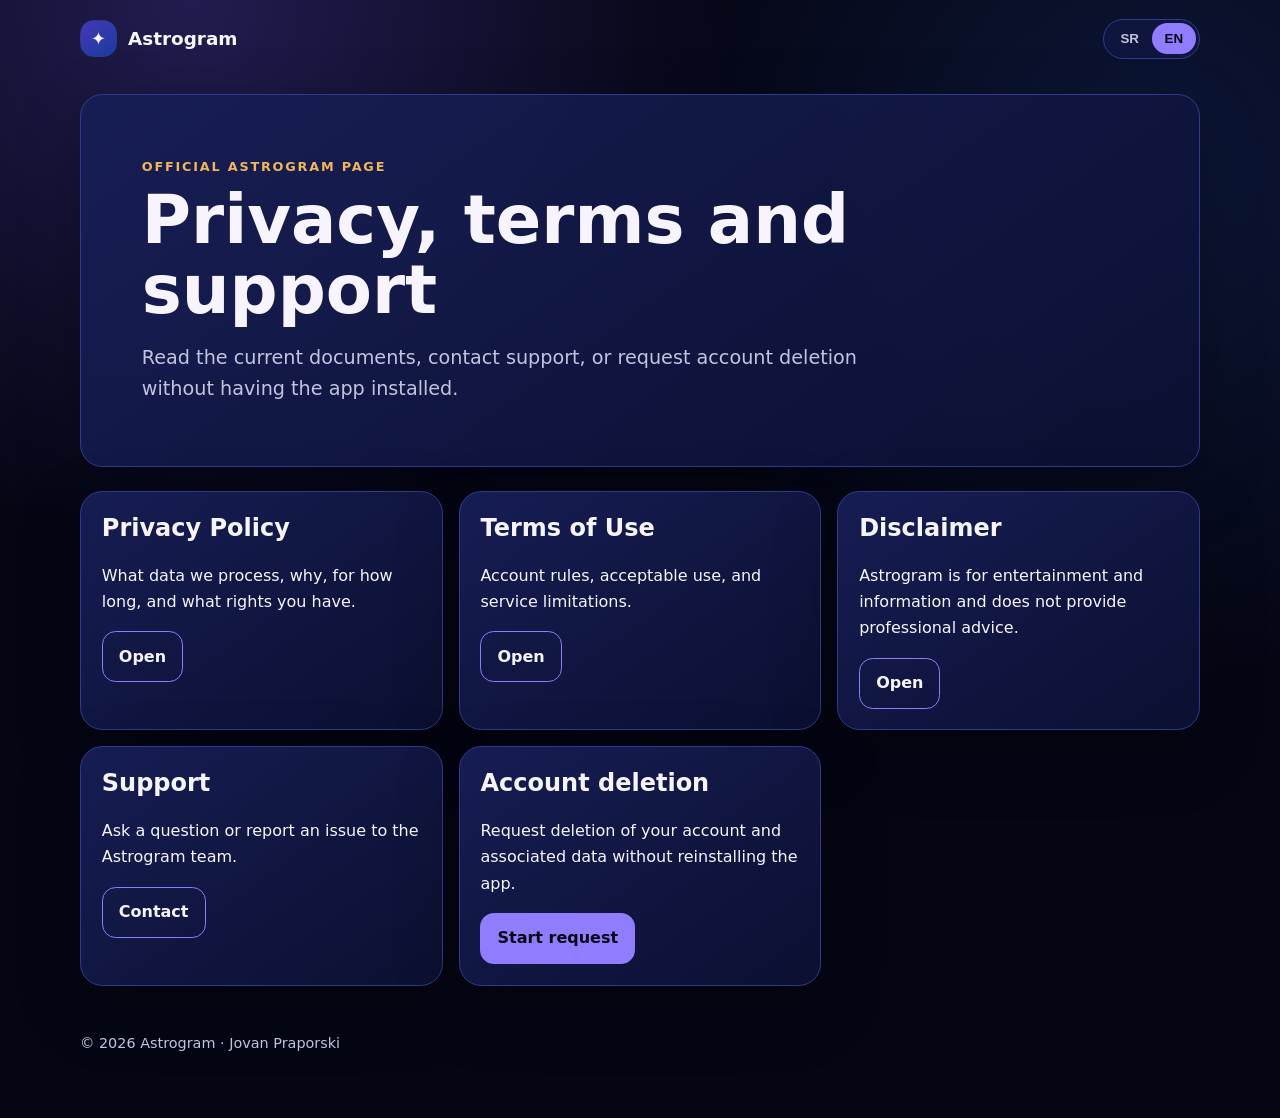
<file: index.html>
<!doctype html>
<html lang="sr" data-language="sr">
  <head>
    <meta charset="utf-8">
    <meta name="viewport" content="width=device-width, initial-scale=1">
    <meta name="description" content="Astrogram support, privacy, terms and account deletion">
    <title>Astrogram — Pravna dokumentacija i podrška</title>
    <link rel="stylesheet" href="assets/styles.css">
    <script src="assets/site-config.js" defer></script>
    <script src="assets/app.js" defer></script>
  </head>
  <body>
    <a class="skip-link" href="#content">Pređi na sadržaj</a>
    <header class="site-header">
      <a class="brand" href="index.html"><span class="brand-mark" aria-hidden="true">✦</span> Astrogram</a>
      <div class="language-switch" aria-label="Language">
        <button type="button" data-language="sr" aria-pressed="true">SR</button>
        <button type="button" data-language="en" aria-pressed="false">EN</button>
      </div>
    </header>
    <main id="content">
      <section class="hero">
        <div lang="sr">
          <p class="eyebrow">Zvanična Astrogram stranica</p>
          <h1>Privatnost, uslovi i podrška</h1>
          <p class="lead">Ovde možeš pročitati važeće dokumente, kontaktirati podršku ili zatražiti brisanje naloga bez instalirane aplikacije.</p>
        </div>
        <div lang="en">
          <p class="eyebrow">Official Astrogram page</p>
          <h1>Privacy, terms and support</h1>
          <p class="lead">Read the current documents, contact support, or request account deletion without having the app installed.</p>
        </div>
      </section>
      <section class="grid" aria-label="Documents">
        <article class="card">
          <div lang="sr"><h2>Politika privatnosti</h2><p>Koje podatke obrađujemo, zašto, koliko dugo i koja prava imaš.</p><a class="button secondary" href="privacy.html">Otvori</a></div>
          <div lang="en"><h2>Privacy Policy</h2><p>What data we process, why, for how long, and what rights you have.</p><a class="button secondary" href="privacy.html">Open</a></div>
        </article>
        <article class="card">
          <div lang="sr"><h2>Uslovi korišćenja</h2><p>Pravila naloga, dozvoljena upotreba i granice usluge.</p><a class="button secondary" href="terms.html">Otvori</a></div>
          <div lang="en"><h2>Terms of Use</h2><p>Account rules, acceptable use, and service limitations.</p><a class="button secondary" href="terms.html">Open</a></div>
        </article>
        <article class="card">
          <div lang="sr"><h2>Odricanje</h2><p>Astrogram je zabavnog i informativnog karaktera i ne daje profesionalne savete.</p><a class="button secondary" href="disclaimer.html">Otvori</a></div>
          <div lang="en"><h2>Disclaimer</h2><p>Astrogram is for entertainment and information and does not provide professional advice.</p><a class="button secondary" href="disclaimer.html">Open</a></div>
        </article>
        <article class="card">
          <div lang="sr"><h2>Podrška</h2><p>Pošalji pitanje ili prijavi problem Astrogram timu.</p><a class="button secondary" href="support.html">Kontakt</a></div>
          <div lang="en"><h2>Support</h2><p>Ask a question or report an issue to the Astrogram team.</p><a class="button secondary" href="support.html">Contact</a></div>
        </article>
        <article class="card">
          <div lang="sr"><h2>Brisanje naloga</h2><p>Zatraži brisanje naloga i povezanih podataka bez ponovne instalacije aplikacije.</p><a class="button" href="delete-account.html">Počni zahtev</a></div>
          <div lang="en"><h2>Account deletion</h2><p>Request deletion of your account and associated data without reinstalling the app.</p><a class="button" href="delete-account.html">Start request</a></div>
        </article>
      </section>
    </main>
    <footer class="site-footer"><p>© 2026 Astrogram · <span data-controller></span></p></footer>
  </body>
</html>
</file>
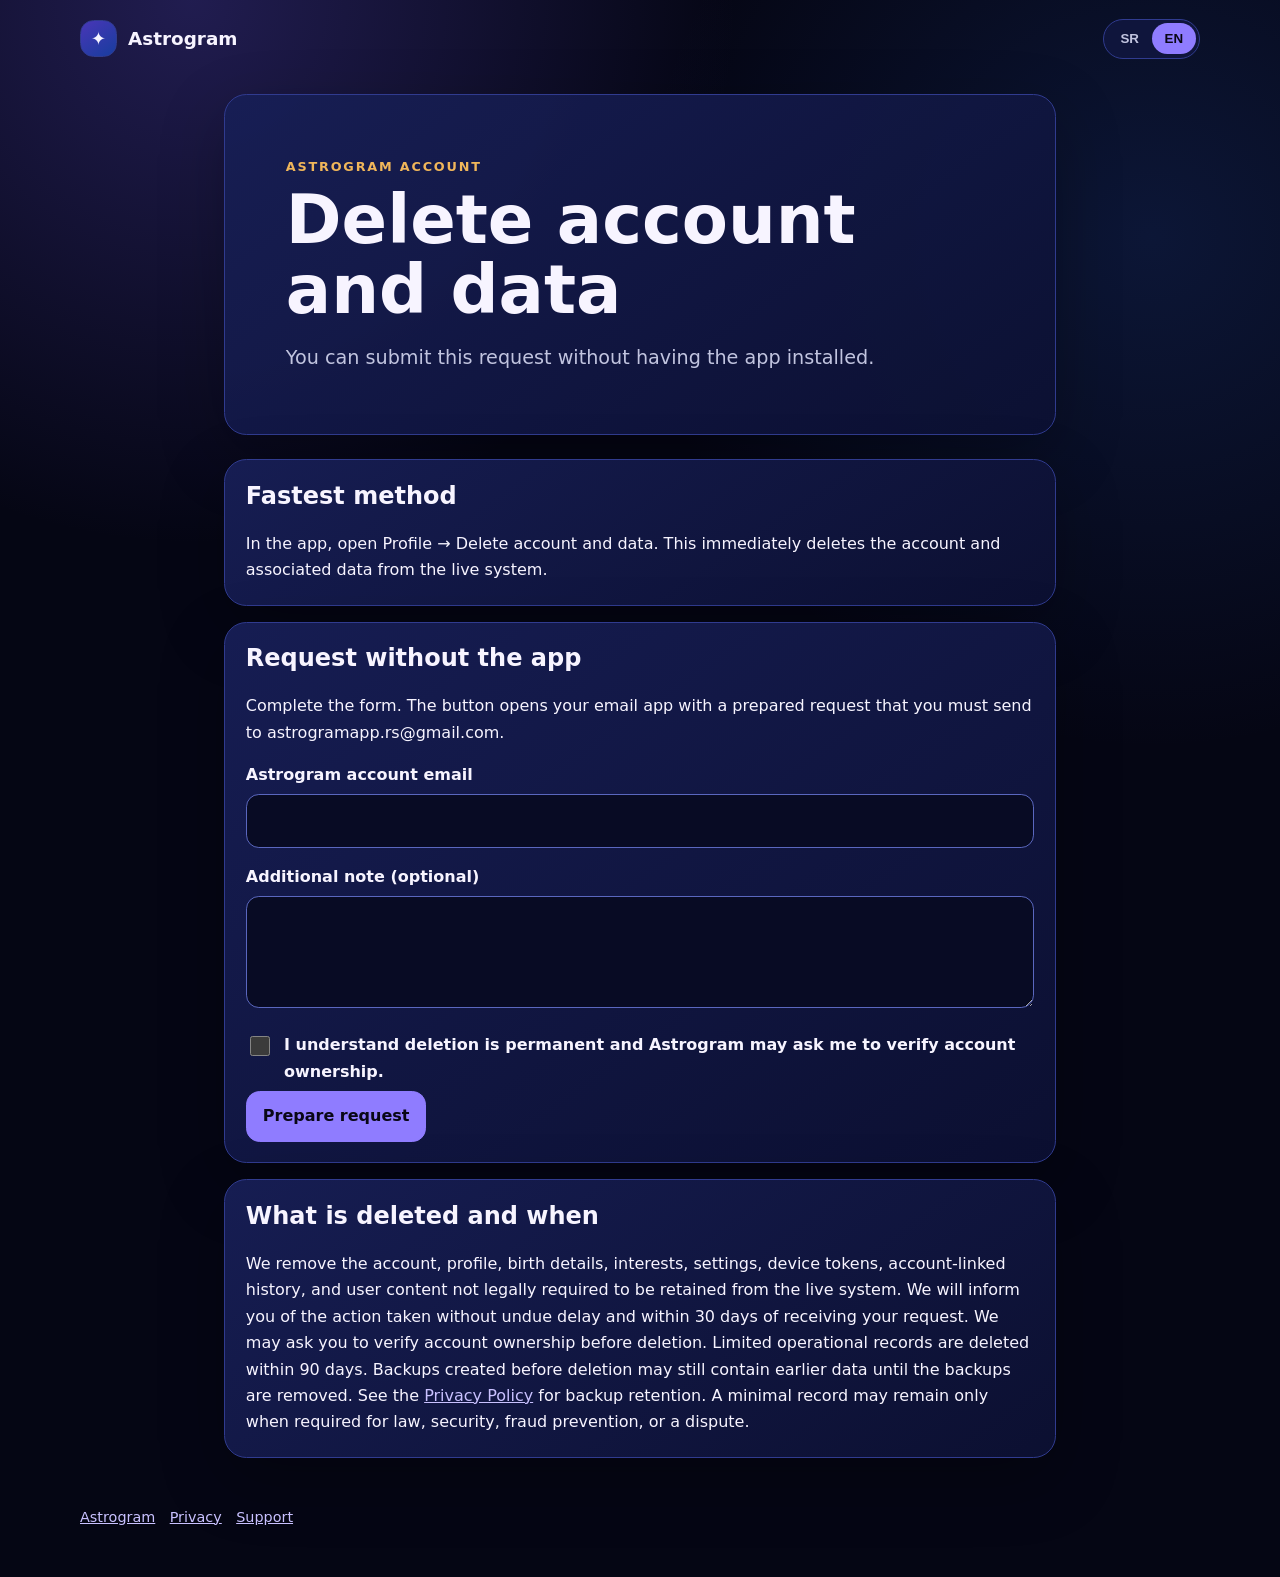
<file: delete-account.html>
<!doctype html>
<html lang="sr" data-language="sr">
  <head><meta charset="utf-8"><meta name="viewport" content="width=device-width, initial-scale=1"><meta name="description" content="Request deletion of an Astrogram account and associated data"><title>Astrogram — Brisanje naloga / Account deletion</title><link rel="stylesheet" href="assets/styles.css"><script src="assets/site-config.js" defer></script><script src="assets/app.js" defer></script></head>
  <body>
    <a class="skip-link" href="#content">Pređi na sadržaj</a>
    <header class="site-header"><a class="brand" href="index.html"><span class="brand-mark" aria-hidden="true">✦</span> Astrogram</a><div class="language-switch" aria-label="Language"><button type="button" data-language="sr" aria-pressed="true">SR</button><button type="button" data-language="en" aria-pressed="false">EN</button></div></header>
    <main id="content" class="document">
      <section class="hero"><div lang="sr"><p class="eyebrow">Astrogram nalog</p><h1>Brisanje naloga i podataka</h1><p class="lead">Ovaj zahtev možeš poslati bez instalirane aplikacije.</p></div><div lang="en"><p class="eyebrow">Astrogram account</p><h1>Delete account and data</h1><p class="lead">You can submit this request without having the app installed.</p></div></section>
      <section class="card">
        <div lang="sr"><h2>Najbrži način</h2><p>U aplikaciji otvori Profil → Obriši nalog i podatke. Time se nalog i povezani podaci odmah brišu iz aktivnog sistema.</p></div>
        <div lang="en"><h2>Fastest method</h2><p>In the app, open Profile → Delete account and data. This immediately deletes the account and associated data from the live system.</p></div>
      </section>
      <section class="card">
        <div lang="sr"><h2>Zahtev bez aplikacije</h2><p>Popuni obrazac. Klik na dugme otvara tvoju email aplikaciju sa pripremljenim zahtevom koji moraš poslati na <span data-support-email></span>.</p></div>
        <div lang="en"><h2>Request without the app</h2><p>Complete the form. The button opens your email app with a prepared request that you must send to <span data-support-email></span>.</p></div>
        <form id="deletion-request">
          <label for="account-email"><span lang="sr">Email Astrogram naloga</span><span lang="en">Astrogram account email</span></label>
          <input id="account-email" name="accountEmail" type="email" autocomplete="email" required>
          <label for="notes"><span lang="sr">Dodatna napomena (opciono)</span><span lang="en">Additional note (optional)</span></label>
          <textarea id="notes" name="notes" maxlength="1000"></textarea>
          <label class="checkbox"><input name="confirm" type="checkbox" required><span lang="sr">Razumem da je brisanje trajno i da Astrogram može tražiti potvrdu vlasništva nad nalogom.</span><span lang="en">I understand deletion is permanent and Astrogram may ask me to verify account ownership.</span></label>
          <button class="button" type="submit"><span lang="sr">Pripremi zahtev</span><span lang="en">Prepare request</span></button>
          <p id="form-status" class="notice" role="status" hidden></p>
        </form>
      </section>
      <section class="card">
        <div lang="sr"><h2>Šta se briše i rok</h2><p>Iz aktivnog sistema brišemo nalog, profil, podatke o rođenju, interesovanja, podešavanja, tokene uređaja, istoriju povezanu sa nalogom i korisnički sadržaj koji nije zakonski potrebno čuvati. O postupanju te obaveštavamo bez odlaganja, najkasnije 30 dana od prijema zahteva. Ako je potrebno, zatražićemo potvrdu vlasništva pre brisanja. Ograničeni operativni zapisi brišu se u roku do 90 dana. Rezervne kopije nastale pre brisanja mogu sadržati ranije stanje podataka dok se ne uklone. Rokovi čuvanja kopija opisani su u <a href="privacy.html#rok-kopija">Politici privatnosti</a>. Minimalni zapis može ostati samo kada zakon, bezbednost, sprečavanje prevare ili spor to zahtevaju.</p></div>
        <div lang="en"><h2>What is deleted and when</h2><p>We remove the account, profile, birth details, interests, settings, device tokens, account-linked history, and user content not legally required to be retained from the live system. We will inform you of the action taken without undue delay and within 30 days of receiving your request. We may ask you to verify account ownership before deletion. Limited operational records are deleted within 90 days. Backups created before deletion may still contain earlier data until the backups are removed. See the <a href="privacy.html#backup-retention">Privacy Policy</a> for backup retention. A minimal record may remain only when required for law, security, fraud prevention, or a dispute.</p></div>
      </section>
      <noscript><section class="card"><p>JavaScript je potreban za pripremu obrasca. Pošalji zahtev direktno na email naveden na stranici za podršku. / JavaScript is required to prepare the form. Send the request directly to the email shown on the support page.</p></section></noscript>
    </main>
    <footer class="site-footer"><nav><a href="index.html">Astrogram</a><a href="privacy.html">Privacy</a><a href="support.html">Support</a></nav></footer>
  </body>
</html>
</file>
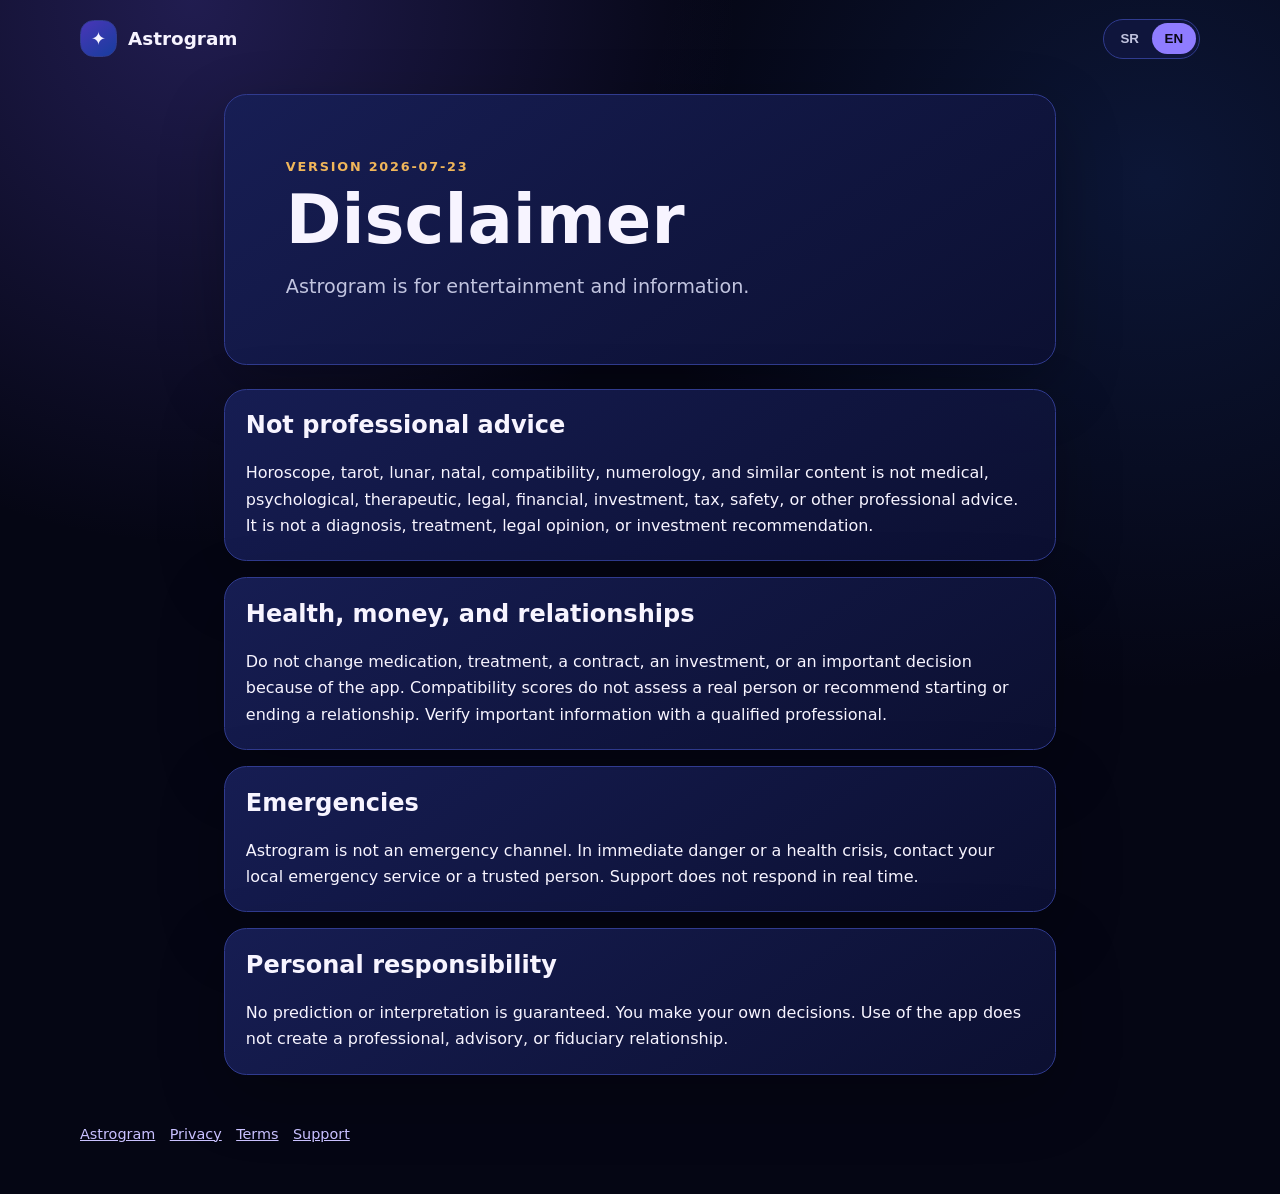
<file: disclaimer.html>
<!doctype html>
<html lang="sr" data-language="sr">
  <head><meta charset="utf-8"><meta name="viewport" content="width=device-width, initial-scale=1"><meta name="description" content="Astrogram entertainment disclaimer"><title>Astrogram — Odricanje / Disclaimer</title><link rel="stylesheet" href="assets/styles.css"><script src="assets/site-config.js" defer></script><script src="assets/app.js" defer></script></head>
  <body>
    <a class="skip-link" href="#content">Pređi na sadržaj</a>
    <header class="site-header"><a class="brand" href="index.html"><span class="brand-mark" aria-hidden="true">✦</span> Astrogram</a><div class="language-switch" aria-label="Language"><button type="button" data-language="sr" aria-pressed="true">SR</button><button type="button" data-language="en" aria-pressed="false">EN</button></div></header>
    <main id="content" class="document">
      <section class="hero"><div lang="sr"><p class="eyebrow">Verzija 2026-07-23</p><h1>Odricanje od odgovornosti</h1><p class="lead">Astrogram je zabavnog i informativnog karaktera.</p></div><div lang="en"><p class="eyebrow">Version 2026-07-23</p><h1>Disclaimer</h1><p class="lead">Astrogram is for entertainment and information.</p></div></section>
      <div lang="sr">
        <section class="card"><h2>Nije profesionalni savet</h2><p>Horoskop, tarot, lunarni, natalni, kompatibilni, numerološki i slični sadržaji nisu medicinski, psihološki, terapeutski, pravni, finansijski, investicioni, poreski, bezbednosni niti drugi profesionalni savet. Ne predstavljaju dijagnozu, terapiju, pravno mišljenje ili preporuku za ulaganje.</p></section>
        <section class="card"><h2>Zdravlje, novac i odnosi</h2><p>Ne menjaj lek, terapiju, ugovor, ulaganje ili važnu odluku zbog aplikacije. Procenti kompatibilnosti nisu procena stvarne osobe niti preporuka za početak ili prekid odnosa. Važne informacije proveri kod kvalifikovanog stručnjaka.</p></section>
        <section class="card"><h2>Hitne situacije</h2><p>Astrogram nije kanal za hitnu pomoć. U neposrednoj opasnosti ili zdravstvenoj krizi obrati se lokalnoj hitnoj službi ili osobi od poverenja. Podrška ne odgovara u realnom vremenu.</p></section>
        <section class="card"><h2>Lična odgovornost</h2><p>Nema garancije da će se prognoza ili tumačenje ostvariti. Ti donosiš sopstvene odluke. Korišćenje aplikacije ne stvara profesionalni, savetodavni ili poverenički odnos.</p></section>
      </div>
      <div lang="en">
        <section class="card"><h2>Not professional advice</h2><p>Horoscope, tarot, lunar, natal, compatibility, numerology, and similar content is not medical, psychological, therapeutic, legal, financial, investment, tax, safety, or other professional advice. It is not a diagnosis, treatment, legal opinion, or investment recommendation.</p></section>
        <section class="card"><h2>Health, money, and relationships</h2><p>Do not change medication, treatment, a contract, an investment, or an important decision because of the app. Compatibility scores do not assess a real person or recommend starting or ending a relationship. Verify important information with a qualified professional.</p></section>
        <section class="card"><h2>Emergencies</h2><p>Astrogram is not an emergency channel. In immediate danger or a health crisis, contact your local emergency service or a trusted person. Support does not respond in real time.</p></section>
        <section class="card"><h2>Personal responsibility</h2><p>No prediction or interpretation is guaranteed. You make your own decisions. Use of the app does not create a professional, advisory, or fiduciary relationship.</p></section>
      </div>
    </main>
    <footer class="site-footer"><nav><a href="index.html">Astrogram</a><a href="privacy.html">Privacy</a><a href="terms.html">Terms</a><a href="support.html">Support</a></nav></footer>
  </body>
</html>
</file>
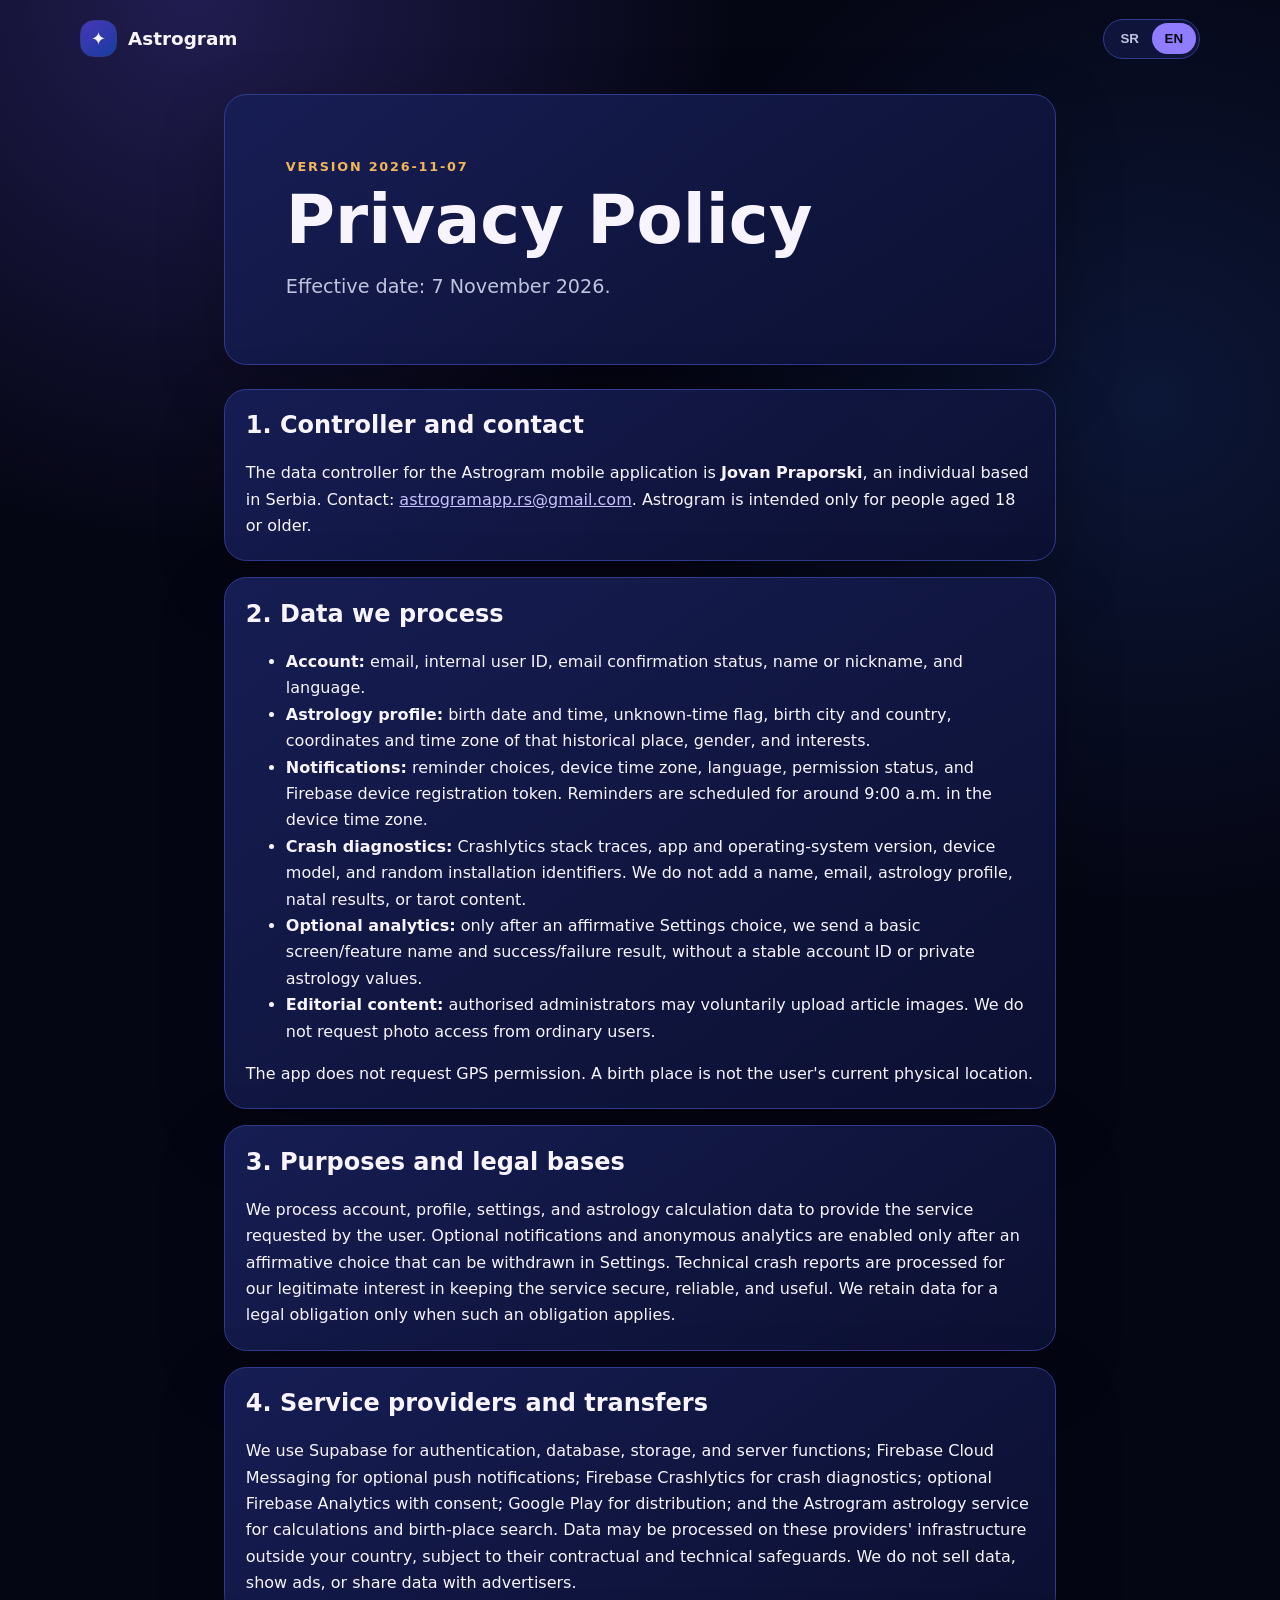
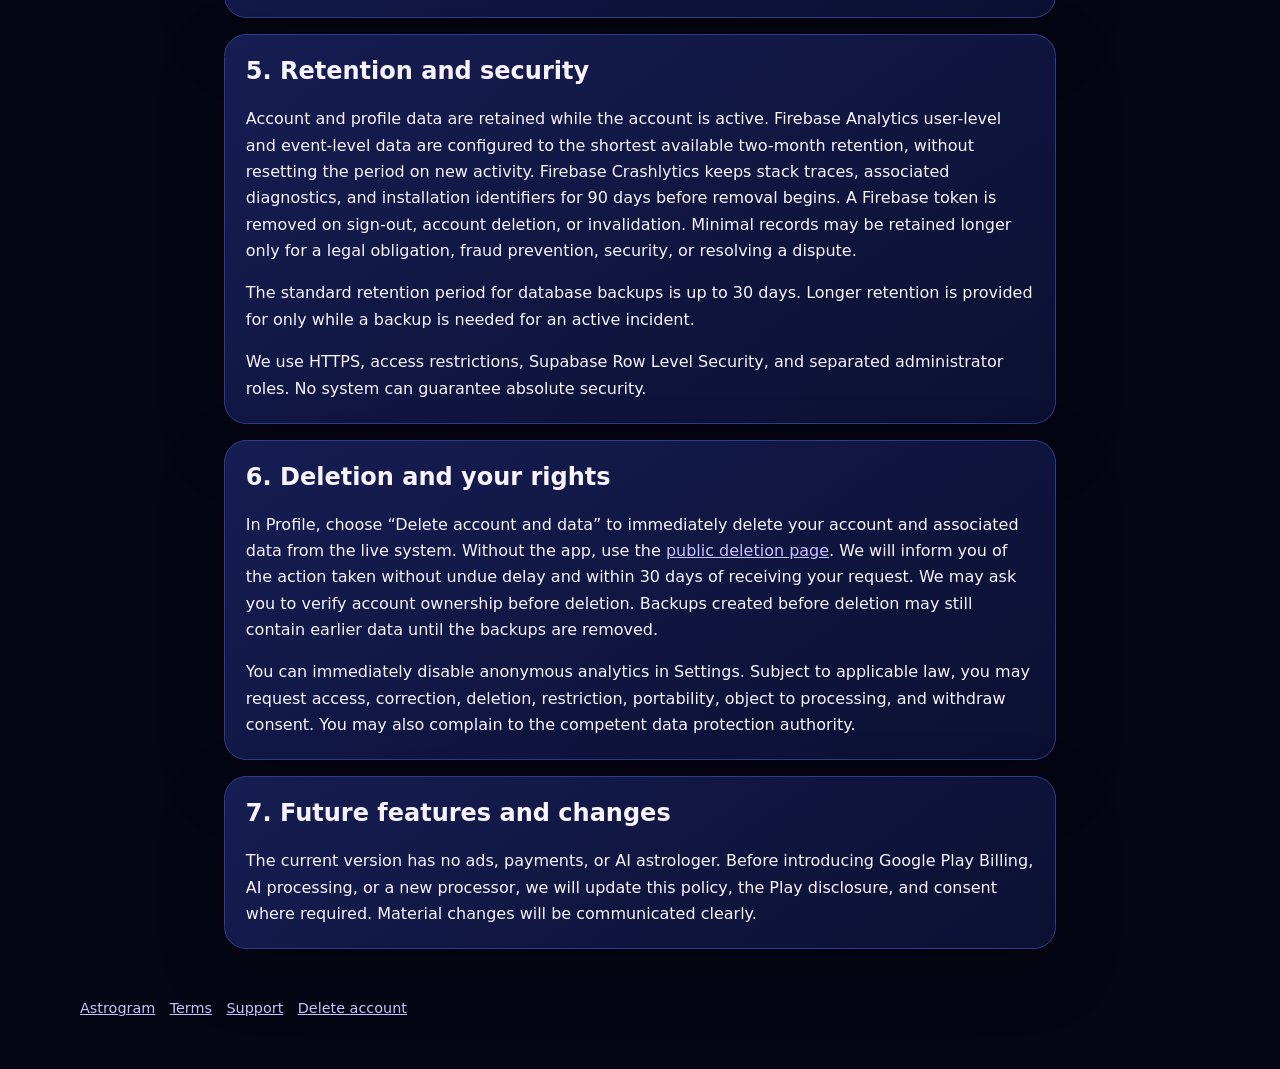
<file: privacy.html>
<!doctype html>
<html lang="sr" data-language="sr">
  <head>
    <meta charset="utf-8">
    <meta name="viewport" content="width=device-width, initial-scale=1">
    <meta name="description" content="Astrogram Privacy Policy">
    <title>Astrogram — Politika privatnosti / Privacy Policy</title>
    <link rel="stylesheet" href="assets/styles.css">
    <script src="assets/site-config.js" defer></script><script src="assets/app.js" defer></script>
  </head>
  <body>
    <a class="skip-link" href="#content">Pređi na sadržaj</a>
    <header class="site-header"><a class="brand" href="index.html"><span class="brand-mark" aria-hidden="true">✦</span> Astrogram</a><div class="language-switch" aria-label="Language"><button type="button" data-language="sr" aria-pressed="true">SR</button><button type="button" data-language="en" aria-pressed="false">EN</button></div></header>
    <main id="content" class="document">
      <section class="hero">
        <div lang="sr"><p class="eyebrow">Verzija 2026-11-07</p><h1>Politika privatnosti</h1><p class="lead">Datum važenja: 7. novembar 2026.</p></div>
        <div lang="en"><p class="eyebrow">Version 2026-11-07</p><h1>Privacy Policy</h1><p class="lead">Effective date: 7 November 2026.</p></div>
      </section>
      <div lang="sr">
        <section class="card"><h2>1. Kontrolor i kontakt</h2><p>Kontrolor podataka za mobilnu aplikaciju Astrogram je <strong data-controller></strong>, fizičko lice iz Srbije. Kontakt: <a data-support-link href="#"><span data-support-email></span></a>. Astrogram je namenjen isključivo osobama od 18 ili više godina.</p></section>
        <section class="card"><h2>2. Podaci koje obrađujemo</h2><ul><li><strong>Nalog:</strong> email, interni korisnički ID, status potvrde emaila, ime ili nadimak i jezik.</li><li><strong>Astro profil:</strong> datum i vreme rođenja, podatak da vreme nije poznato, grad i država rođenja, koordinate i vremenska zona tog istorijskog mesta, rod/pol i interesovanja.</li><li><strong>Obaveštenja:</strong> izbor podsetnika, vremenska zona uređaja, jezik, status dozvole i Firebase registracioni token. Podsetnike zakazujemo oko 09:00 po vremenu uređaja.</li><li><strong>Dijagnostika rušenja:</strong> Crashlytics stack trace, verzija aplikacije i sistema, model uređaja i nasumični instalacioni identifikatori. Ne dodajemo ime, email, astro profil, natalne rezultate ili sadržaj tarota.</li><li><strong>Opciona analitika:</strong> tek uz izbor u Podešavanjima šaljemo osnovni naziv ekrana/funkcije i rezultat uspeh/greška, bez stabilnog ID-ja naloga i privatnih astro vrednosti.</li><li><strong>Urednički sadržaj:</strong> ovlašćeni administratori mogu dobrovoljno poslati slike za članke. Običnim korisnicima ne tražimo pristup fotografijama.</li></ul><p>Aplikacija ne koristi GPS dozvolu. Mesto rođenja nije trenutna fizička lokacija korisnika.</p></section>
        <section class="card"><h2>3. Svrhe i pravni osnovi</h2><p>Nalog, profil, čuvanje podešavanja i astro izračuni obrađuju se radi pružanja usluge koju korisnik traži. Opcione notifikacije i anonimna analitika aktiviraju se tek nakon izričitog izbora koji se može povući u Podešavanjima. Tehnički izveštaji o rušenju obrađuju se zbog legitimnog interesa da servis bude bezbedan, pouzdan i kvalitetan. Podatke čuvamo radi zakonske obaveze samo kada je takva obaveza primenljiva.</p></section>
        <section class="card"><h2>4. Pružaoci usluga i prenosi</h2><p>Koristimo Supabase za autentifikaciju, bazu, skladište i serverske funkcije; Firebase Cloud Messaging za opciona push obaveštenja; Firebase Crashlytics za dijagnostiku rušenja; opcionu Firebase Analytics analitiku uz saglasnost; Google Play za distribuciju; i Astrogram astro servis za astro izračune i pretragu mesta. Podaci mogu biti obrađeni na infrastrukturi ovih pružalaca izvan tvoje države, uz njihove ugovorne i tehničke zaštitne mere. Ne prodajemo podatke, ne prikazujemo oglase i ne delimo podatke sa oglašivačima.</p></section>
        <section class="card"><h2>5. Čuvanje i bezbednost</h2><p>Nalog i profil čuvamo dok je nalog aktivan. Firebase Analytics korisnički i događajni podaci podešavaju se na najkraću ponuđenu retenciju od 2 meseca, bez resetovanja roka novom aktivnošću. Firebase Crashlytics čuva stack trace, povezane dijagnostičke podatke i instalacione identifikatore 90 dana pre početka uklanjanja. Firebase token brišemo pri odjavi, brisanju naloga ili kada postane nevažeći. Minimalni zapisi mogu se zadržati duže samo zbog zakonske obaveze, sprečavanja prevare, bezbednosti ili rešavanja spora.</p><p id="rok-kopija">Redovni rok čuvanja rezervnih kopija baze je do 30 dana. Duže čuvanje predviđeno je samo dok je kopija potrebna za aktivan incident.</p><p>Koristimo HTTPS, ograničene pristupe, Supabase Row Level Security i odvojene administratorske uloge. Nijedan sistem ne može garantovati apsolutnu bezbednost.</p></section>
        <section class="card"><h2>6. Brisanje i prava</h2><p>U Profilu izaberi „Obriši nalog i podatke“ da odmah obrišeš nalog i povezane podatke iz aktivnog sistema. Bez aplikacije koristi <a href="delete-account.html">javnu stranicu za brisanje</a>. O postupanju te obaveštavamo bez odlaganja, najkasnije 30 dana od prijema zahteva. Ako je potrebno, zatražićemo potvrdu vlasništva pre brisanja. Rezervne kopije nastale pre brisanja mogu sadržati ranije stanje podataka dok se ne uklone.</p><p>Anonimnu analitiku možeš odmah isključiti u Podešavanjima. U skladu sa primenljivim pravom možeš tražiti pristup, ispravku, brisanje, ograničenje, prenosivost, prigovor i povlačenje saglasnosti. Možeš se obratiti i nadležnom organu za zaštitu podataka.</p></section>
        <section class="card"><h2>7. Buduće funkcije i izmene</h2><p>Trenutna verzija nema oglase, naplatu niti AI astrologa. Pre uvođenja Google Play Billing-a, AI obrade ili novog procesora ažuriraćemo ovu politiku, Play deklaraciju i saglasnost kada je potrebna. Materijalne izmene biće jasno saopštene.</p></section>
      </div>
      <div lang="en">
        <section class="card"><h2>1. Controller and contact</h2><p>The data controller for the Astrogram mobile application is <strong data-controller></strong>, an individual based in Serbia. Contact: <a data-support-link href="#"><span data-support-email></span></a>. Astrogram is intended only for people aged 18 or older.</p></section>
        <section class="card"><h2>2. Data we process</h2><ul><li><strong>Account:</strong> email, internal user ID, email confirmation status, name or nickname, and language.</li><li><strong>Astrology profile:</strong> birth date and time, unknown-time flag, birth city and country, coordinates and time zone of that historical place, gender, and interests.</li><li><strong>Notifications:</strong> reminder choices, device time zone, language, permission status, and Firebase device registration token. Reminders are scheduled for around 9:00 a.m. in the device time zone.</li><li><strong>Crash diagnostics:</strong> Crashlytics stack traces, app and operating-system version, device model, and random installation identifiers. We do not add a name, email, astrology profile, natal results, or tarot content.</li><li><strong>Optional analytics:</strong> only after an affirmative Settings choice, we send a basic screen/feature name and success/failure result, without a stable account ID or private astrology values.</li><li><strong>Editorial content:</strong> authorised administrators may voluntarily upload article images. We do not request photo access from ordinary users.</li></ul><p>The app does not request GPS permission. A birth place is not the user's current physical location.</p></section>
        <section class="card"><h2>3. Purposes and legal bases</h2><p>We process account, profile, settings, and astrology calculation data to provide the service requested by the user. Optional notifications and anonymous analytics are enabled only after an affirmative choice that can be withdrawn in Settings. Technical crash reports are processed for our legitimate interest in keeping the service secure, reliable, and useful. We retain data for a legal obligation only when such an obligation applies.</p></section>
        <section class="card"><h2>4. Service providers and transfers</h2><p>We use Supabase for authentication, database, storage, and server functions; Firebase Cloud Messaging for optional push notifications; Firebase Crashlytics for crash diagnostics; optional Firebase Analytics with consent; Google Play for distribution; and the Astrogram astrology service for calculations and birth-place search. Data may be processed on these providers' infrastructure outside your country, subject to their contractual and technical safeguards. We do not sell data, show ads, or share data with advertisers.</p></section>
        <section class="card"><h2>5. Retention and security</h2><p>Account and profile data are retained while the account is active. Firebase Analytics user-level and event-level data are configured to the shortest available two-month retention, without resetting the period on new activity. Firebase Crashlytics keeps stack traces, associated diagnostics, and installation identifiers for 90 days before removal begins. A Firebase token is removed on sign-out, account deletion, or invalidation. Minimal records may be retained longer only for a legal obligation, fraud prevention, security, or resolving a dispute.</p><p id="backup-retention">The standard retention period for database backups is up to 30 days. Longer retention is provided for only while a backup is needed for an active incident.</p><p>We use HTTPS, access restrictions, Supabase Row Level Security, and separated administrator roles. No system can guarantee absolute security.</p></section>
        <section class="card"><h2>6. Deletion and your rights</h2><p>In Profile, choose “Delete account and data” to immediately delete your account and associated data from the live system. Without the app, use the <a href="delete-account.html">public deletion page</a>. We will inform you of the action taken without undue delay and within 30 days of receiving your request. We may ask you to verify account ownership before deletion. Backups created before deletion may still contain earlier data until the backups are removed.</p><p>You can immediately disable anonymous analytics in Settings. Subject to applicable law, you may request access, correction, deletion, restriction, portability, object to processing, and withdraw consent. You may also complain to the competent data protection authority.</p></section>
        <section class="card"><h2>7. Future features and changes</h2><p>The current version has no ads, payments, or AI astrologer. Before introducing Google Play Billing, AI processing, or a new processor, we will update this policy, the Play disclosure, and consent where required. Material changes will be communicated clearly.</p></section>
      </div>
    </main>
    <footer class="site-footer"><nav><a href="index.html">Astrogram</a><a href="terms.html">Terms</a><a href="support.html">Support</a><a href="delete-account.html">Delete account</a></nav></footer>
  </body>
</html>
</file>
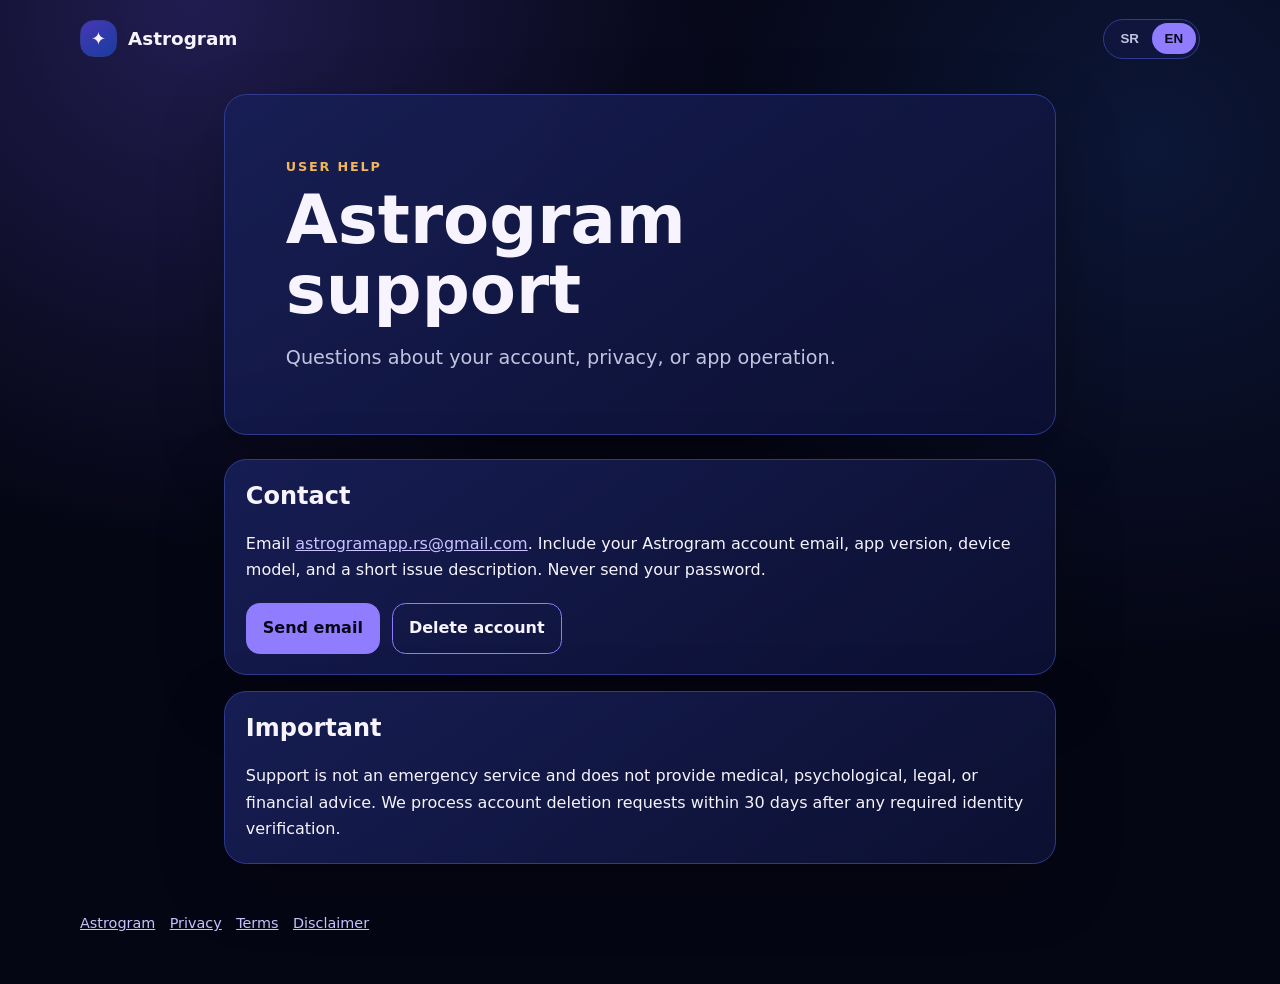
<file: support.html>
<!doctype html>
<html lang="sr" data-language="sr">
  <head><meta charset="utf-8"><meta name="viewport" content="width=device-width, initial-scale=1"><meta name="description" content="Astrogram support"><title>Astrogram — Podrška / Support</title><link rel="stylesheet" href="assets/styles.css"><script src="assets/site-config.js" defer></script><script src="assets/app.js" defer></script></head>
  <body>
    <a class="skip-link" href="#content">Pređi na sadržaj</a>
    <header class="site-header"><a class="brand" href="index.html"><span class="brand-mark" aria-hidden="true">✦</span> Astrogram</a><div class="language-switch" aria-label="Language"><button type="button" data-language="sr" aria-pressed="true">SR</button><button type="button" data-language="en" aria-pressed="false">EN</button></div></header>
    <main id="content" class="document">
      <section class="hero"><div lang="sr"><p class="eyebrow">Pomoć korisnicima</p><h1>Astrogram podrška</h1><p class="lead">Pitanja o nalogu, privatnosti ili radu aplikacije.</p></div><div lang="en"><p class="eyebrow">User help</p><h1>Astrogram support</h1><p class="lead">Questions about your account, privacy, or app operation.</p></div></section>
      <section class="card">
        <div lang="sr"><h2>Kontakt</h2><p>Piši na <a data-support-link href="#"><span data-support-email></span></a>. U poruci navedi email Astrogram naloga, verziju aplikacije, model uređaja i kratak opis problema. Nikada ne šalji lozinku.</p><div class="actions"><a class="button" data-support-link href="#">Pošalji email</a><a class="button secondary" href="delete-account.html">Brisanje naloga</a></div></div>
        <div lang="en"><h2>Contact</h2><p>Email <a data-support-link href="#"><span data-support-email></span></a>. Include your Astrogram account email, app version, device model, and a short issue description. Never send your password.</p><div class="actions"><a class="button" data-support-link href="#">Send email</a><a class="button secondary" href="delete-account.html">Delete account</a></div></div>
      </section>
      <section class="card">
        <div lang="sr"><h2>Važno</h2><p>Podrška nije hitna služba i ne pruža medicinske, psihološke, pravne ili finansijske savete. Zahteve za brisanje naloga obrađujemo najkasnije u roku od 30 dana nakon potrebne provere identiteta.</p></div>
        <div lang="en"><h2>Important</h2><p>Support is not an emergency service and does not provide medical, psychological, legal, or financial advice. We process account deletion requests within 30 days after any required identity verification.</p></div>
      </section>
    </main>
    <footer class="site-footer"><nav><a href="index.html">Astrogram</a><a href="privacy.html">Privacy</a><a href="terms.html">Terms</a><a href="disclaimer.html">Disclaimer</a></nav></footer>
  </body>
</html>
</file>
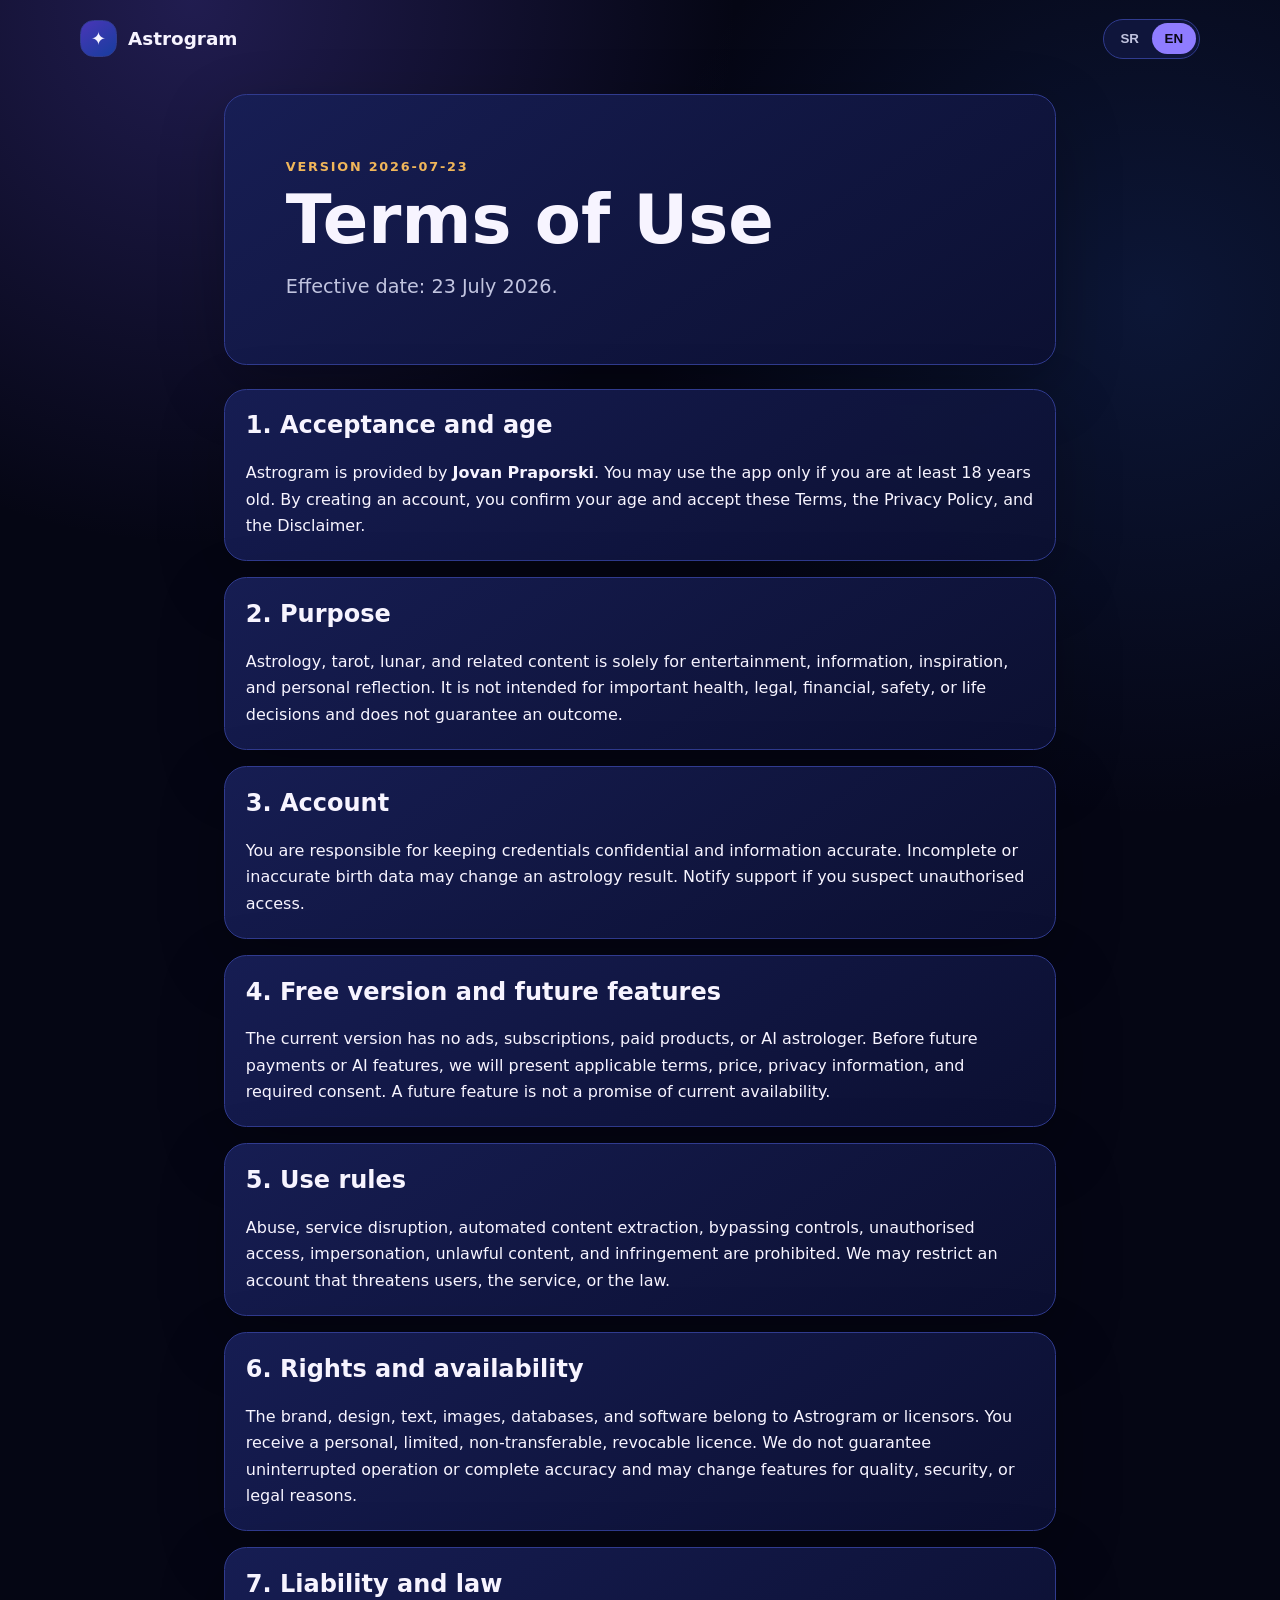
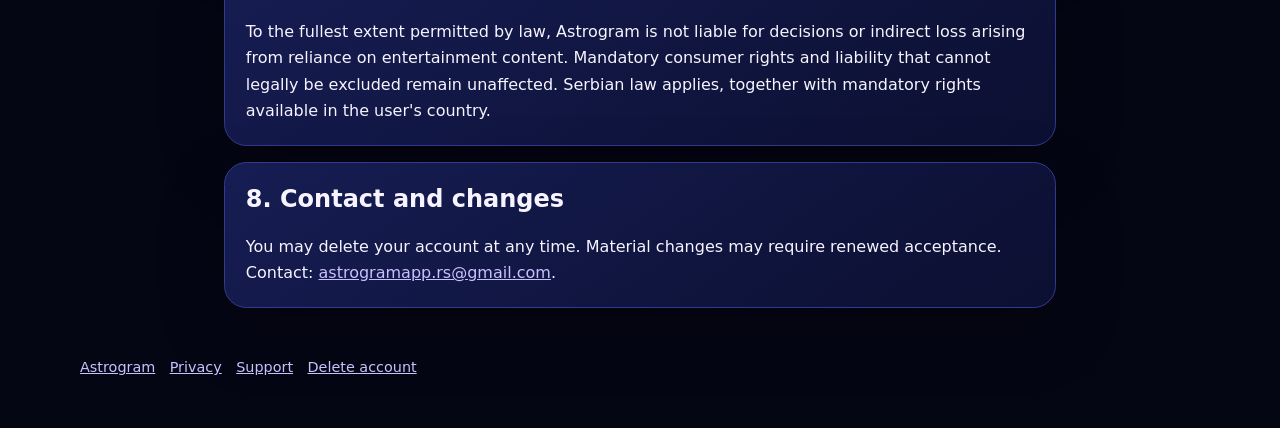
<file: terms.html>
<!doctype html>
<html lang="sr" data-language="sr">
  <head><meta charset="utf-8"><meta name="viewport" content="width=device-width, initial-scale=1"><meta name="description" content="Astrogram Terms of Use"><title>Astrogram — Uslovi korišćenja / Terms of Use</title><link rel="stylesheet" href="assets/styles.css"><script src="assets/site-config.js" defer></script><script src="assets/app.js" defer></script></head>
  <body>
    <a class="skip-link" href="#content">Pređi na sadržaj</a>
    <header class="site-header"><a class="brand" href="index.html"><span class="brand-mark" aria-hidden="true">✦</span> Astrogram</a><div class="language-switch" aria-label="Language"><button type="button" data-language="sr" aria-pressed="true">SR</button><button type="button" data-language="en" aria-pressed="false">EN</button></div></header>
    <main id="content" class="document">
      <section class="hero"><div lang="sr"><p class="eyebrow">Verzija 2026-07-23</p><h1>Uslovi korišćenja</h1><p class="lead">Datum važenja: 23. jul 2026.</p></div><div lang="en"><p class="eyebrow">Version 2026-07-23</p><h1>Terms of Use</h1><p class="lead">Effective date: 23 July 2026.</p></div></section>
      <div lang="sr">
        <section class="card"><h2>1. Prihvatanje i uzrast</h2><p>Astrogram pruža <strong data-controller></strong>. Aplikaciju smeš koristiti samo ako imaš najmanje 18 godina. Kreiranjem naloga potvrđuješ uzrast i prihvataš ove Uslove, Politiku privatnosti i Odricanje od odgovornosti.</p></section>
        <section class="card"><h2>2. Namena</h2><p>Astrološki, tarot, lunarni i sličan sadržaj služi isključivo zabavi, informisanju, inspiraciji i ličnoj refleksiji. Nije namenjen važnim zdravstvenim, pravnim, finansijskim, bezbednosnim ili životnim odlukama i ne garantuje ishod.</p></section>
        <section class="card"><h2>3. Nalog</h2><p>Odgovoran/na si za poverljivost pristupnih podataka i tačnost informacija. Nepotpuni ili netačni podaci o rođenju mogu promeniti astro prikaz. Obavesti podršku ako sumnjaš na neovlašćen pristup.</p></section>
        <section class="card"><h2>4. Besplatna verzija i buduće funkcije</h2><p>Trenutna verzija nema oglase, pretplatu, plaćene proizvode ni AI astrologa. Pre buduće naplate ili AI funkcije prikazaćemo relevantne uslove, cenu, politiku privatnosti i potrebnu saglasnost. Nijedna buduća funkcija nije obećanje trenutne dostupnosti.</p></section>
        <section class="card"><h2>5. Pravila korišćenja</h2><p>Zabranjeni su zloupotreba, ometanje servisa, automatizovano preuzimanje sadržaja, zaobilaženje kontrola, neovlašćen pristup, lažno predstavljanje, nezakonit sadržaj i povreda prava drugih. Možemo ograničiti nalog koji ugrožava korisnike, servis ili zakon.</p></section>
        <section class="card"><h2>6. Prava i dostupnost</h2><p>Brend, dizajn, tekstovi, slike, baze i softver pripadaju Astrogramu ili nosiocima licenci. Dobijaš ličnu, ograničenu, neprenosivu i opozivu licencu. Ne garantujemo neprekidan rad ili potpunu tačnost; funkcije možemo menjati zbog kvaliteta, bezbednosti ili zakona.</p></section>
        <section class="card"><h2>7. Odgovornost i pravo</h2><p>U najvećoj meri dozvoljenoj zakonom, Astrogram ne odgovara za odluke ili posredne gubitke nastale oslanjanjem na zabavni sadržaj. Ne isključuju se obavezna prava potrošača niti odgovornost koja se zakonom ne može isključiti. Primenjuje se pravo Republike Srbije uz obavezna prava korisnika u njegovoj državi.</p></section>
        <section class="card"><h2>8. Kontakt i izmene</h2><p>Nalog možeš obrisati u svakom trenutku. Materijalne izmene Uslova mogu zahtevati novo prihvatanje. Kontakt: <a data-support-link href="#"><span data-support-email></span></a>.</p></section>
      </div>
      <div lang="en">
        <section class="card"><h2>1. Acceptance and age</h2><p>Astrogram is provided by <strong data-controller></strong>. You may use the app only if you are at least 18 years old. By creating an account, you confirm your age and accept these Terms, the Privacy Policy, and the Disclaimer.</p></section>
        <section class="card"><h2>2. Purpose</h2><p>Astrology, tarot, lunar, and related content is solely for entertainment, information, inspiration, and personal reflection. It is not intended for important health, legal, financial, safety, or life decisions and does not guarantee an outcome.</p></section>
        <section class="card"><h2>3. Account</h2><p>You are responsible for keeping credentials confidential and information accurate. Incomplete or inaccurate birth data may change an astrology result. Notify support if you suspect unauthorised access.</p></section>
        <section class="card"><h2>4. Free version and future features</h2><p>The current version has no ads, subscriptions, paid products, or AI astrologer. Before future payments or AI features, we will present applicable terms, price, privacy information, and required consent. A future feature is not a promise of current availability.</p></section>
        <section class="card"><h2>5. Use rules</h2><p>Abuse, service disruption, automated content extraction, bypassing controls, unauthorised access, impersonation, unlawful content, and infringement are prohibited. We may restrict an account that threatens users, the service, or the law.</p></section>
        <section class="card"><h2>6. Rights and availability</h2><p>The brand, design, text, images, databases, and software belong to Astrogram or licensors. You receive a personal, limited, non-transferable, revocable licence. We do not guarantee uninterrupted operation or complete accuracy and may change features for quality, security, or legal reasons.</p></section>
        <section class="card"><h2>7. Liability and law</h2><p>To the fullest extent permitted by law, Astrogram is not liable for decisions or indirect loss arising from reliance on entertainment content. Mandatory consumer rights and liability that cannot legally be excluded remain unaffected. Serbian law applies, together with mandatory rights available in the user's country.</p></section>
        <section class="card"><h2>8. Contact and changes</h2><p>You may delete your account at any time. Material changes may require renewed acceptance. Contact: <a data-support-link href="#"><span data-support-email></span></a>.</p></section>
      </div>
    </main>
    <footer class="site-footer"><nav><a href="index.html">Astrogram</a><a href="privacy.html">Privacy</a><a href="support.html">Support</a><a href="delete-account.html">Delete account</a></nav></footer>
  </body>
</html>
</file>
<file: assets/styles.css>
:root {
  color-scheme: dark;
  --background: #050614;
  --surface: #11163f;
  --surface-soft: #171e55;
  --text: #f7f4ff;
  --muted: #c1c4df;
  --accent: #8f7cff;
  --accent-warm: #f0b65a;
  --border: #303b8f;
  --focus: #fff2a8;
  font-family: Inter, ui-sans-serif, system-ui, -apple-system, BlinkMacSystemFont, "Segoe UI", sans-serif;
}

* {
  box-sizing: border-box;
}

body {
  margin: 0;
  min-height: 100vh;
  background:
    radial-gradient(circle at 15% 0%, rgba(82, 68, 186, 0.36), transparent 34rem),
    radial-gradient(circle at 90% 15%, rgba(37, 80, 177, 0.22), transparent 32rem),
    var(--background);
  color: var(--text);
  line-height: 1.65;
}

a {
  color: #c9c1ff;
}

a:hover {
  color: #fff;
}

a:focus-visible,
button:focus-visible,
input:focus-visible,
textarea:focus-visible {
  outline: 3px solid var(--focus);
  outline-offset: 3px;
}

.skip-link {
  position: absolute;
  left: 1rem;
  top: -5rem;
  z-index: 20;
  padding: 0.7rem 1rem;
  background: #fff;
  color: #111;
  border-radius: 0.6rem;
}

.skip-link:focus {
  top: 1rem;
}

.site-header,
main,
.site-footer {
  width: min(70rem, calc(100% - 2rem));
  margin-inline: auto;
}

.site-header {
  display: flex;
  align-items: center;
  justify-content: space-between;
  gap: 1rem;
  padding: 1.2rem 0;
}

.brand {
  display: inline-flex;
  align-items: center;
  gap: 0.7rem;
  color: var(--text);
  font-size: 1.15rem;
  font-weight: 900;
  text-decoration: none;
}

.brand-mark {
  display: grid;
  place-items: center;
  width: 2.3rem;
  height: 2.3rem;
  border: 1px solid var(--border);
  border-radius: 0.85rem;
  background: linear-gradient(145deg, #4936b7, #173d9e);
}

.language-switch {
  display: flex;
  padding: 0.2rem;
  border: 1px solid var(--border);
  border-radius: 999px;
  background: rgba(17, 22, 63, 0.88);
}

.language-switch button {
  border: 0;
  border-radius: 999px;
  padding: 0.5rem 0.8rem;
  background: transparent;
  color: var(--muted);
  cursor: pointer;
  font-weight: 800;
}

.language-switch button[aria-pressed="true"] {
  background: var(--accent);
  color: #090716;
}

.hero,
.card {
  border: 1px solid var(--border);
  border-radius: 1.4rem;
  background: linear-gradient(145deg, rgba(23, 30, 85, 0.96), rgba(12, 16, 50, 0.96));
  box-shadow: 0 1.4rem 4rem rgba(0, 0, 0, 0.25);
}

.hero {
  padding: clamp(1.5rem, 5vw, 3.8rem);
  margin: 1rem 0 1.5rem;
}

.eyebrow {
  margin: 0 0 0.5rem;
  color: var(--accent-warm);
  font-size: 0.8rem;
  font-weight: 900;
  letter-spacing: 0.14em;
  text-transform: uppercase;
}

h1 {
  margin: 0;
  max-width: 18ch;
  font-size: clamp(2rem, 7vw, 4.2rem);
  line-height: 1.05;
}

.lead {
  max-width: 48rem;
  margin: 1rem 0 0;
  color: var(--muted);
  font-size: clamp(1rem, 2vw, 1.2rem);
}

.grid {
  display: grid;
  grid-template-columns: repeat(auto-fit, minmax(min(100%, 17rem), 1fr));
  gap: 1rem;
}

.card {
  padding: 1.3rem;
}

.card h2,
.card h3 {
  margin-top: 0;
  line-height: 1.25;
}

.card p:last-child,
.card ul:last-child {
  margin-bottom: 0;
}

.document {
  max-width: 52rem;
  margin-inline: auto;
}

.document .card {
  margin-bottom: 1rem;
}

.meta {
  color: var(--muted);
  font-size: 0.92rem;
}

.button {
  display: inline-flex;
  align-items: center;
  justify-content: center;
  min-height: 3rem;
  padding: 0.7rem 1rem;
  border: 1px solid var(--accent);
  border-radius: 0.85rem;
  background: var(--accent);
  color: #090716;
  cursor: pointer;
  font: inherit;
  font-weight: 900;
  text-decoration: none;
}

.button.secondary {
  background: transparent;
  color: var(--text);
}

.actions {
  display: flex;
  flex-wrap: wrap;
  gap: 0.75rem;
  margin-top: 1.2rem;
}

label {
  display: block;
  margin: 1rem 0 0.35rem;
  font-weight: 800;
}

input,
textarea {
  width: 100%;
  border: 1px solid #5a67bf;
  border-radius: 0.8rem;
  padding: 0.8rem;
  background: #080b24;
  color: var(--text);
  font: inherit;
}

textarea {
  min-height: 7rem;
  resize: vertical;
}

.checkbox {
  display: grid;
  grid-template-columns: auto 1fr;
  align-items: start;
  gap: 0.7rem;
}

.checkbox input {
  width: 1.25rem;
  height: 1.25rem;
  margin-top: 0.2rem;
}

.notice {
  border-left: 4px solid var(--accent-warm);
  padding-left: 1rem;
  color: var(--muted);
}

.site-footer {
  padding: 2rem 0 3rem;
  color: var(--muted);
  font-size: 0.9rem;
}

.site-footer nav {
  display: flex;
  flex-wrap: wrap;
  gap: 0.9rem;
}

html[data-language="sr"] [lang="en"],
html[data-language="en"] [lang="sr"] {
  display: none;
}

@media (max-width: 35rem) {
  .site-header {
    align-items: flex-start;
  }

  .hero,
  .card {
    border-radius: 1rem;
  }
}

@media (prefers-reduced-motion: reduce) {
  *,
  *::before,
  *::after {
    scroll-behavior: auto !important;
    animation-duration: 0.01ms !important;
    animation-iteration-count: 1 !important;
    transition-duration: 0.01ms !important;
  }
}
</file>
